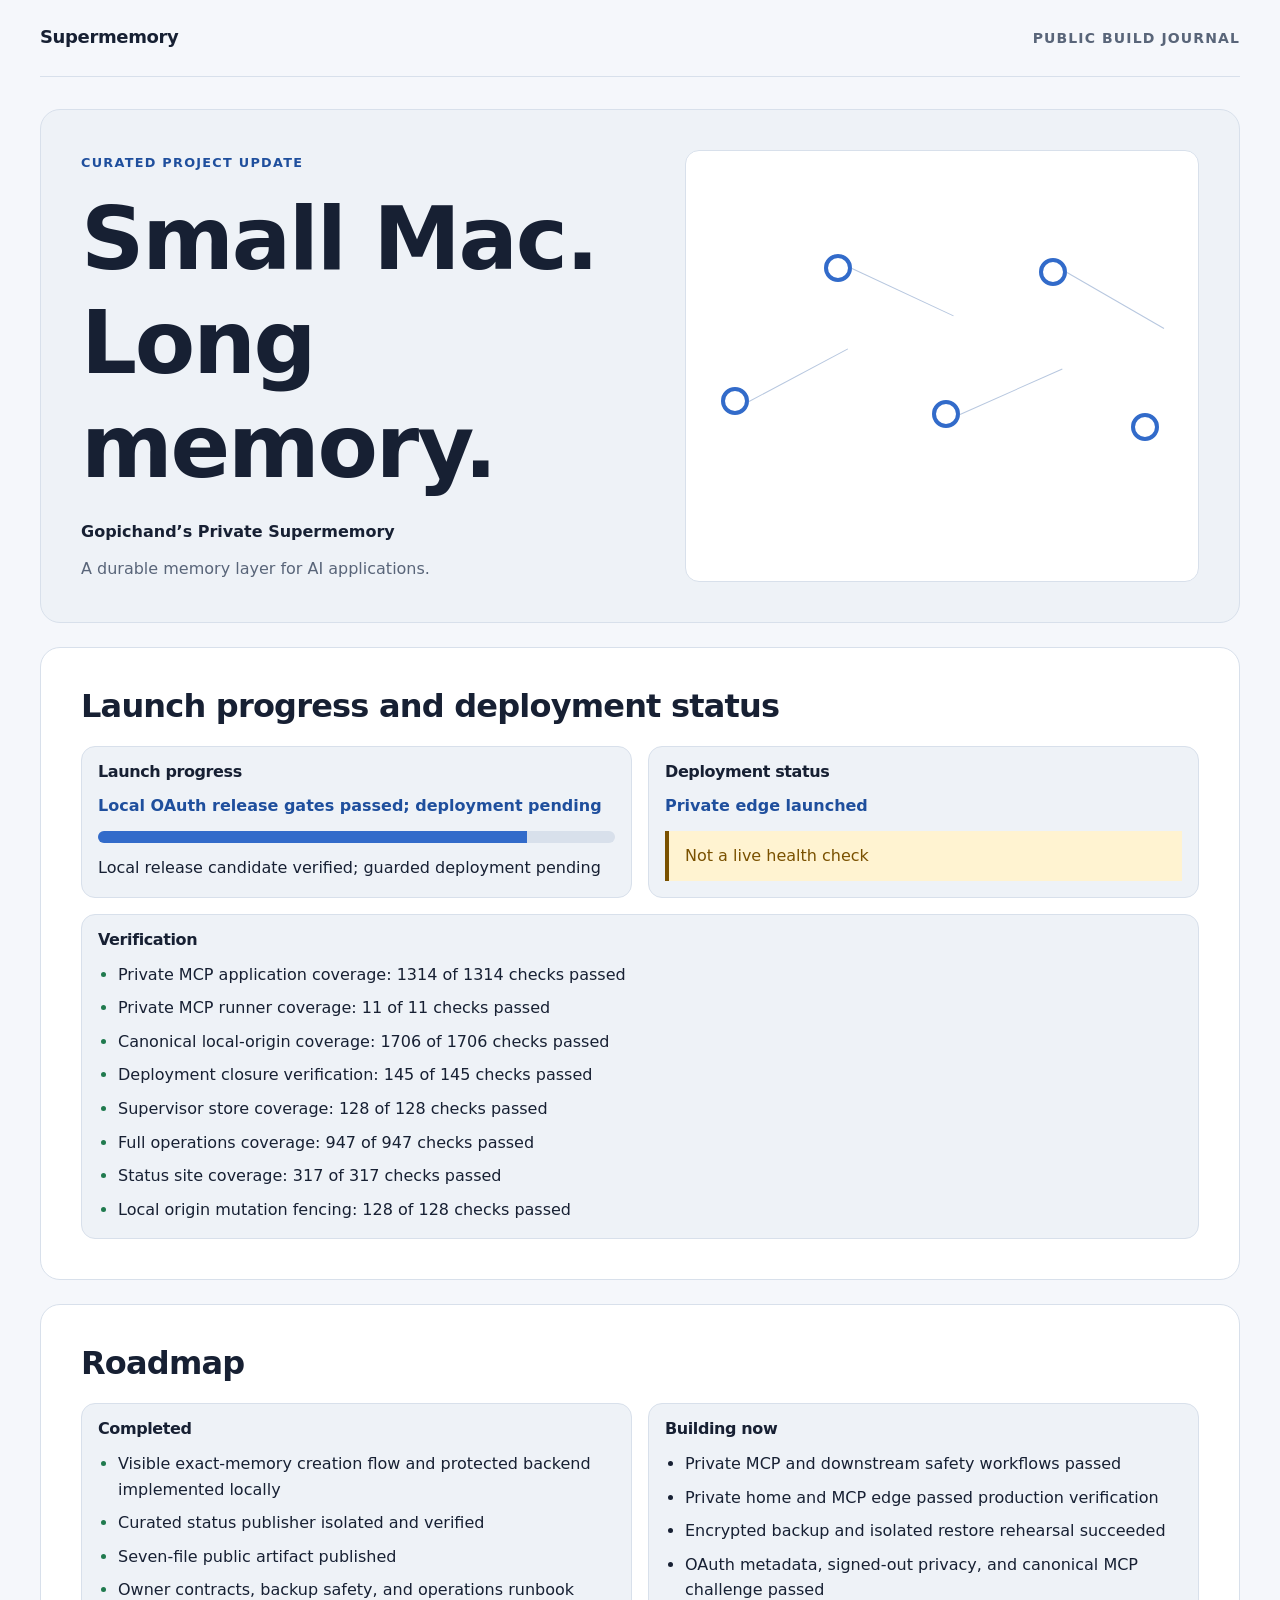
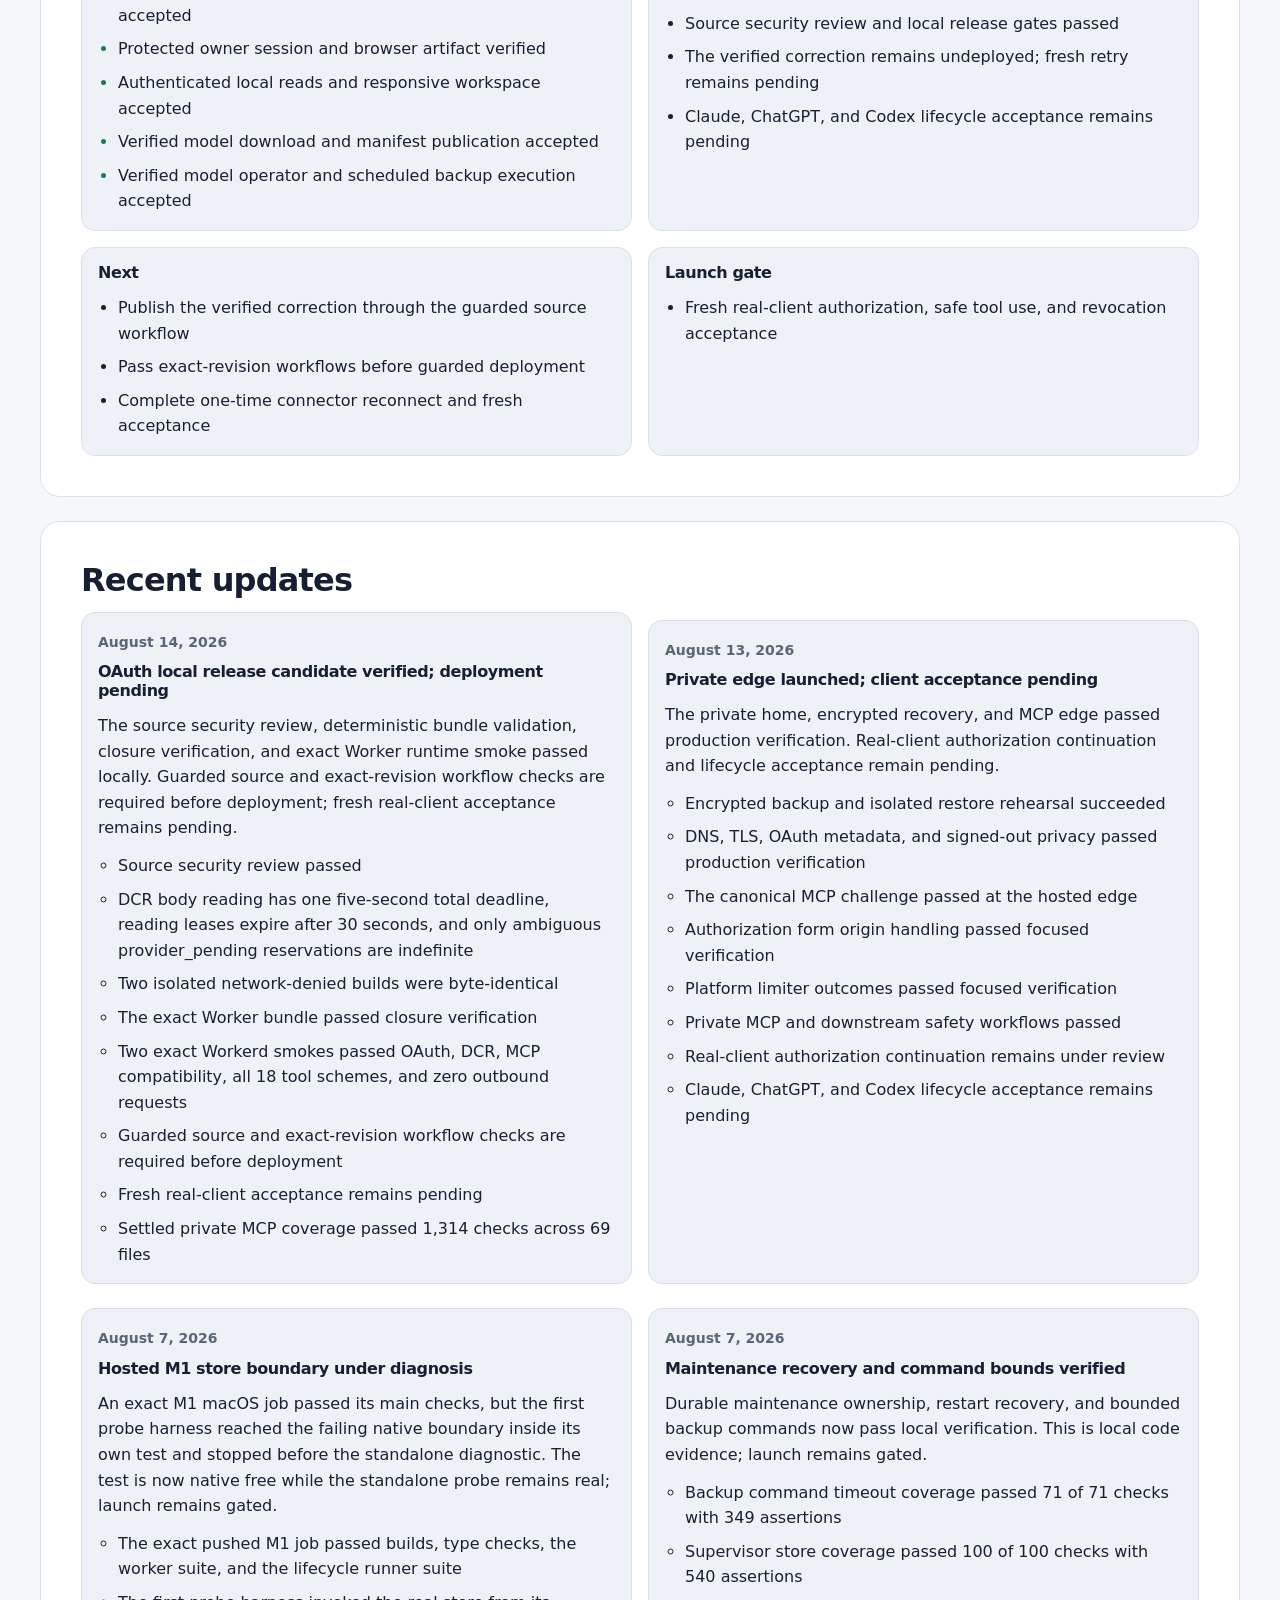
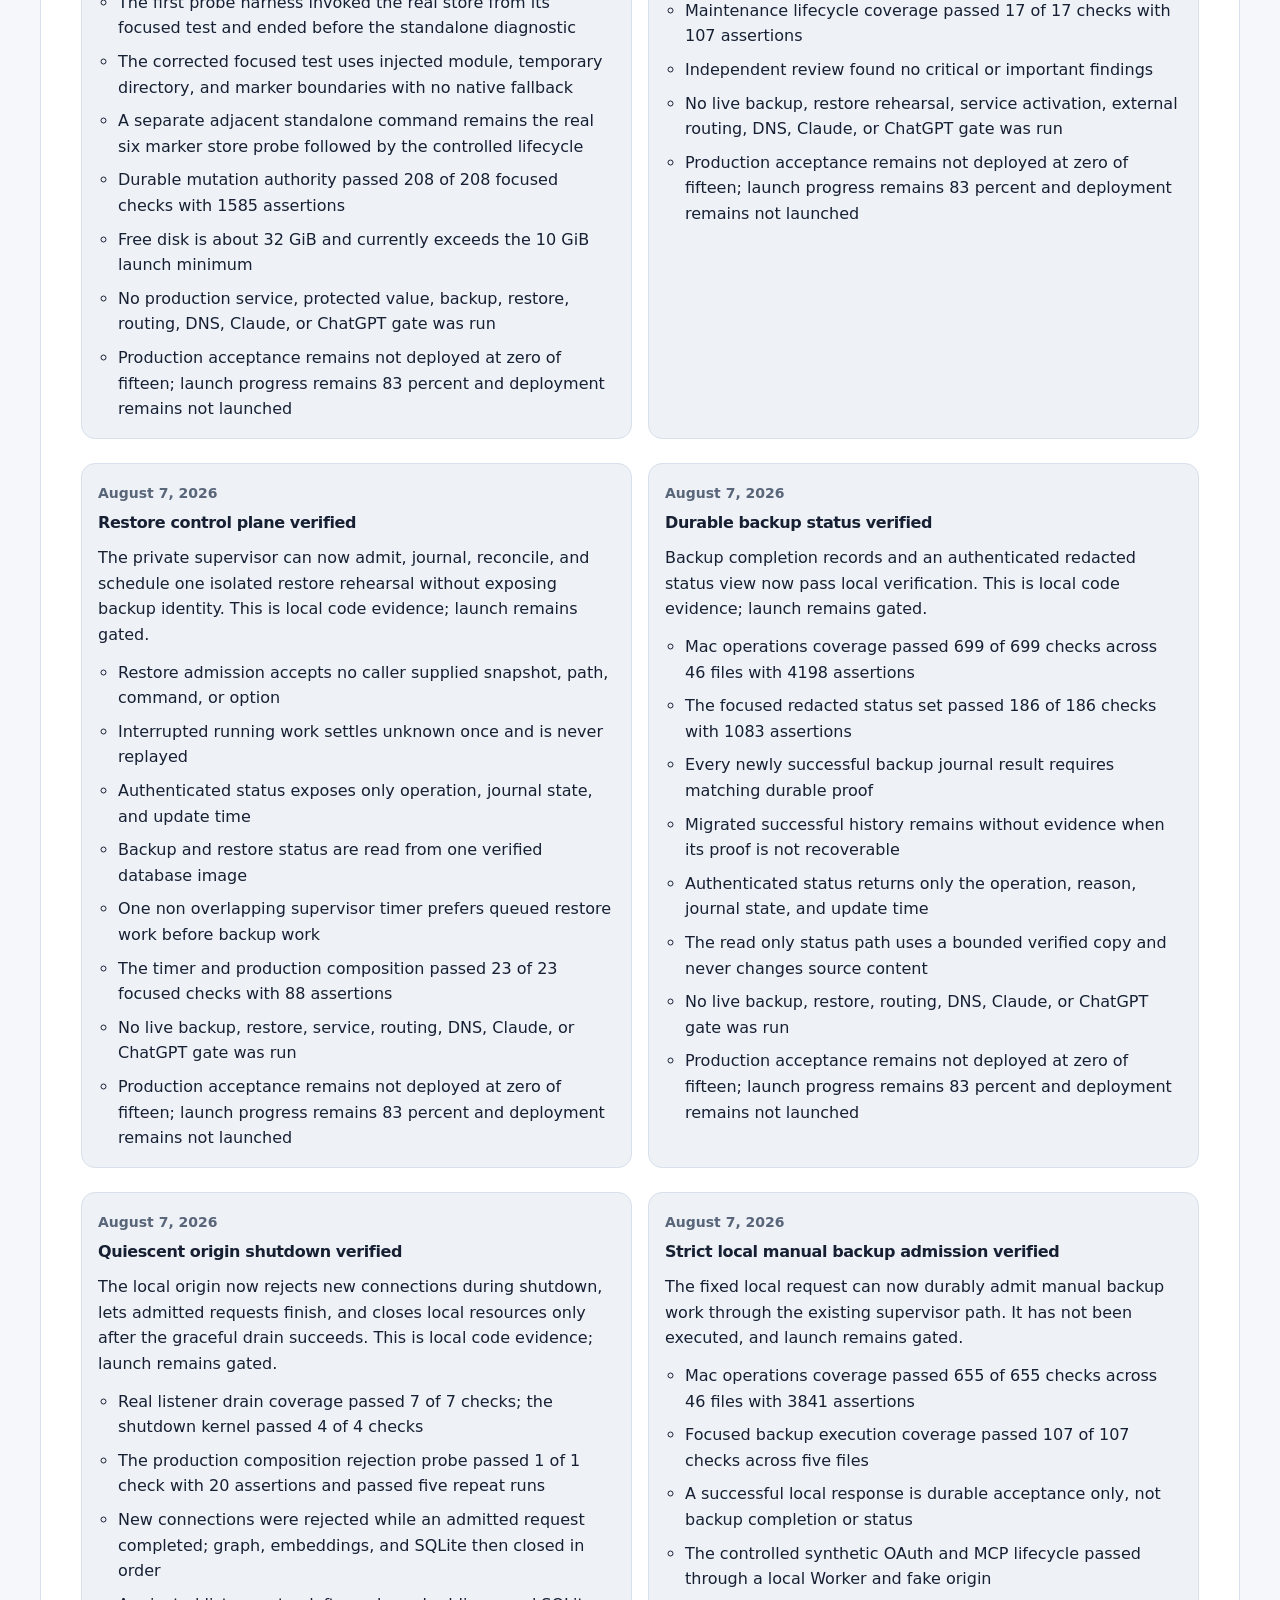
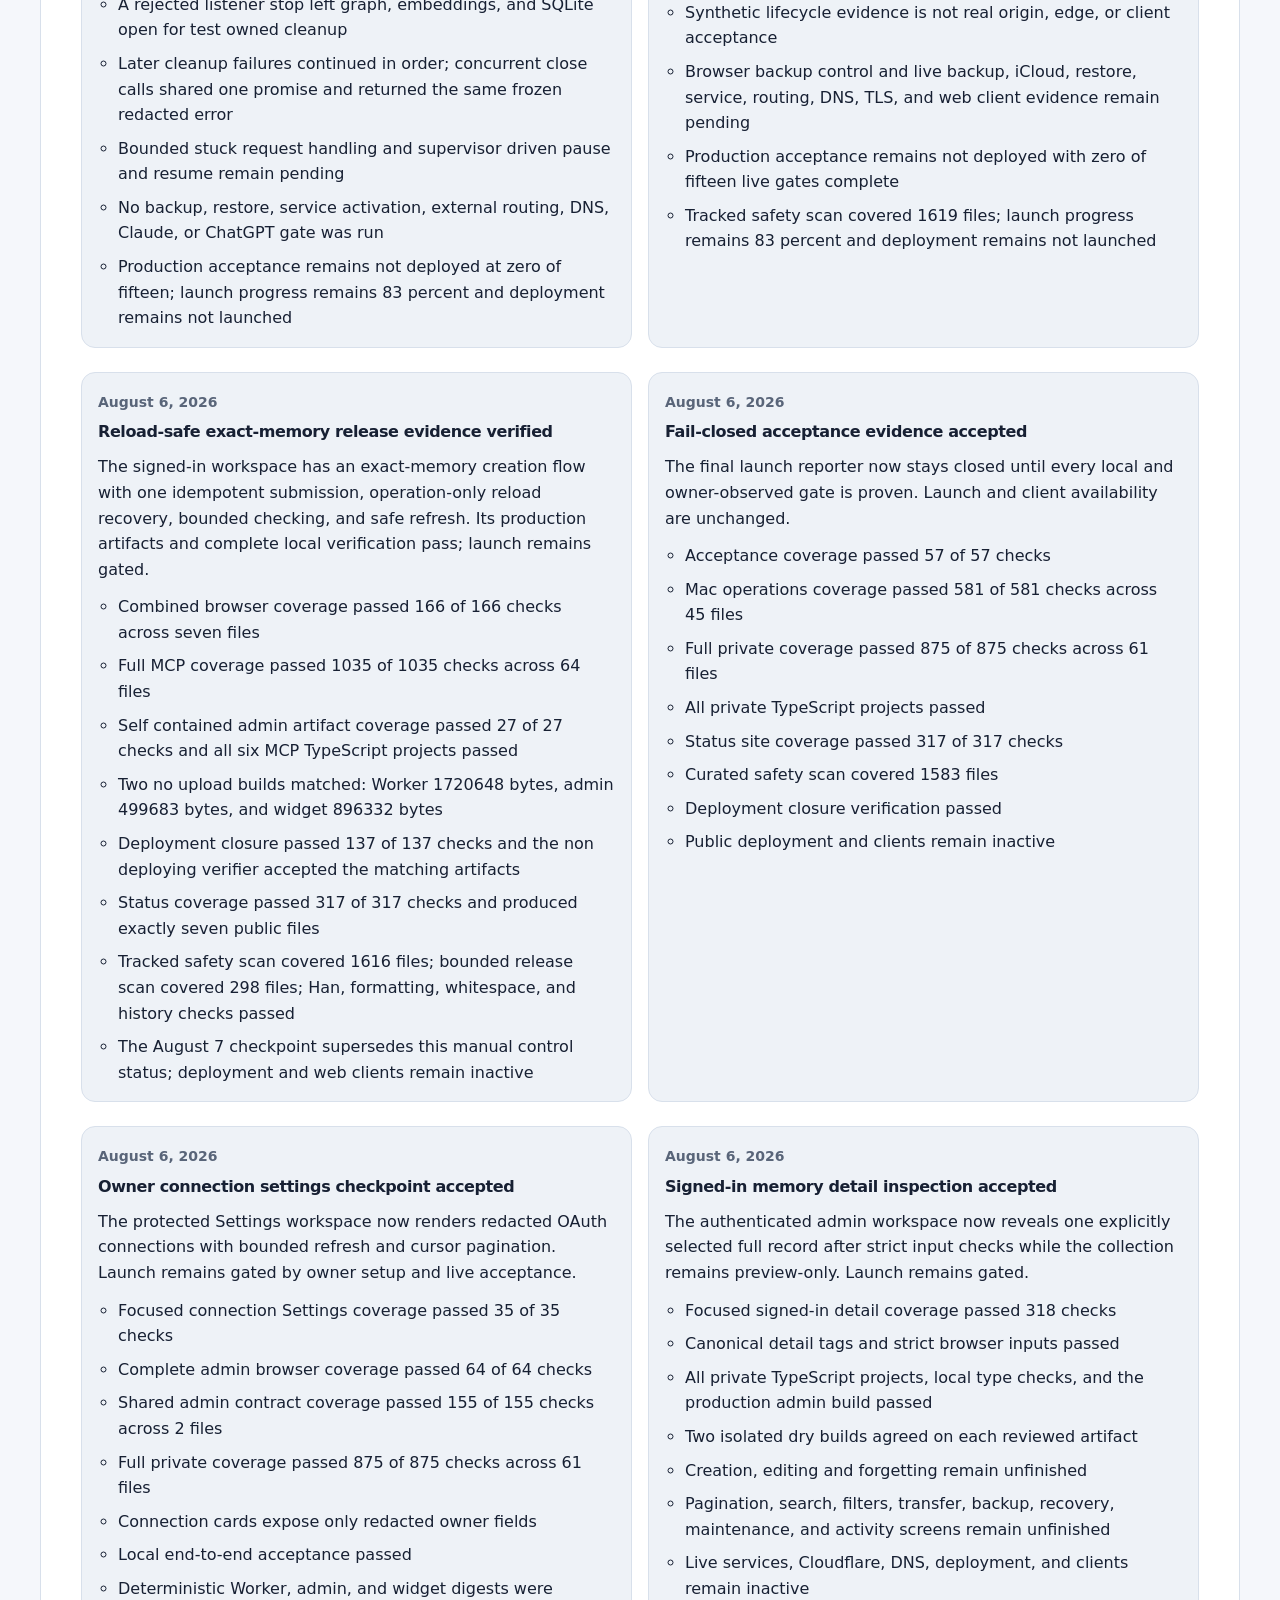
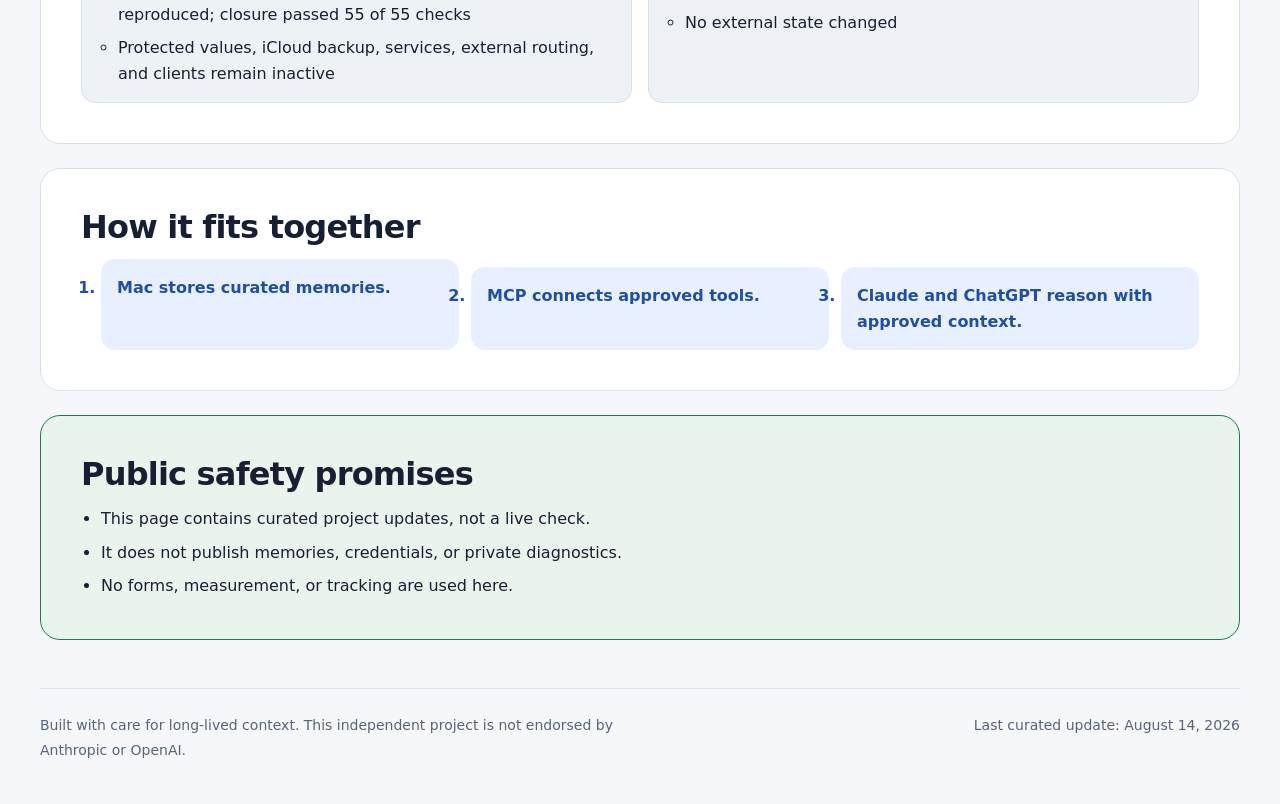
<file: index.html>
<!doctype html>
<html lang="en">
<head>
  <meta http-equiv="Content-Security-Policy" content="default-src 'self'; script-src 'self'; style-src 'self'; img-src 'self' data:; font-src 'self'; connect-src 'self'; object-src 'none'; base-uri 'none'; form-action 'none'; upgrade-insecure-requests">
  <meta charset="utf-8">
  <meta name="viewport" content="width=device-width, initial-scale=1">
  <title>Supermemory public build journal</title>
  <link rel="stylesheet" href="assets/site.css">
  <script type="module" src="assets/site.js"></script>
</head>
<body>
  <a href="#main-content">Skip to main content</a>
  <header>
    <p>Supermemory</p>
    <p>Public build journal</p>
  </header>
  <main id="main-content" tabindex="-1" data-status-shell="online">
    <section data-section="hero" aria-labelledby="hero-heading">
      <p>Curated project update</p>
      <h1 id="hero-heading">Small Mac. Long memory.</h1>
      <p data-project-name data-status-content hidden>Supermemory</p>
      <p data-project-tagline data-status-content hidden>A careful public journal for a private project.</p>
      <div aria-hidden="true">
        <span>o</span><span>o</span><span>o</span><span>o</span><span>o</span>
      </div>
    </section>

    <section data-section="status" aria-labelledby="launch-heading">
      <h2 id="launch-heading">Launch progress and deployment status</h2>
      <p data-offline-notice aria-live="polite"></p>
      <div data-status-fallback role="status" aria-live="polite">
        <p>Curated project status is temporarily unavailable.</p>
        <p>Deployment status: Not launched. <span>Not a live health check</span>.</p>
        <p>Last curated update: <time datetime="2026-08-04">August 4, 2026</time></p>
      </div>
      <div data-status-content hidden>
        <section aria-labelledby="progress-heading">
          <h3 id="progress-heading">Launch progress</h3>
          <p data-progress-stage></p>
          <progress max="100" value="0" aria-labelledby="progress-heading" aria-describedby="progress-summary"></progress>
          <p id="progress-summary" data-progress-label></p>
        </section>
        <section aria-labelledby="deployment-heading">
          <h3 id="deployment-heading">Deployment status</h3>
          <p data-deployment-label></p>
          <p data-deployment-note></p>
        </section>
        <section aria-labelledby="verification-heading">
          <h3 id="verification-heading">Verification</h3>
          <ul data-verification></ul>
        </section>
      </div>
    </section>

    <section data-section="roadmap" aria-labelledby="roadmap-heading">
      <h2 id="roadmap-heading">Roadmap</h2>
      <div data-status-content hidden>
        <section aria-labelledby="completed-heading">
          <h3 id="completed-heading">Completed</h3>
          <ul data-milestones="completed"></ul>
        </section>
        <section aria-labelledby="current-heading">
          <h3 id="current-heading">Building now</h3>
          <ul data-milestones="current"></ul>
        </section>
        <section aria-labelledby="next-heading">
          <h3 id="next-heading">Next</h3>
          <ul data-milestones="next"></ul>
        </section>
        <section aria-labelledby="gated-heading">
          <h3 id="gated-heading">Launch gate</h3>
          <ul data-milestones="gated"></ul>
        </section>
      </div>
    </section>

    <section data-section="updates" data-status-content hidden aria-labelledby="updates-heading">
      <h2 id="updates-heading">Recent updates</h2>
      <ol data-updates></ol>
    </section>

    <section data-section="connection" aria-labelledby="connection-heading">
      <h2 id="connection-heading">How it fits together</h2>
      <ol>
        <li>Mac stores curated memories.</li>
        <li>MCP connects approved tools.</li>
        <li>Claude and ChatGPT reason with approved context.</li>
      </ol>
    </section>

    <section data-section="safety" aria-labelledby="safety-heading">
      <h2 id="safety-heading">Public safety promises</h2>
      <ul>
        <li>This page contains curated project updates, not a live check.</li>
        <li>It does not publish memories, credentials, or private diagnostics.</li>
        <li>No forms, measurement, or tracking are used here.</li>
      </ul>
    </section>
  </main>
  <footer>
    <p>Built with care for long-lived context. This independent project is not endorsed by Anthropic or OpenAI.</p>
    <p data-status-content hidden>Last curated update: <time data-last-updated></time></p>
  </footer>
</body>
</html>
</file>
<file: assets/site.css>
/* public-token-map:start */
:root {
	color-scheme: light;
	--color-canvas: #f5f7fb;
	--color-surface: #ffffff;
	--color-surface-subtle: #eef2f7;
	--color-surface-accent: #e8f0ff;
	--color-text: #172033;
	--color-text-muted: #596579;
	--color-border: #d8e0eb;
	--color-accent: #326bca;
	--color-accent-strong: #1f4f9d;
	--color-focus: #0b63ce;
	--color-success: #1f7a4e;
	--color-success-surface: #e8f5ed;
	--color-warning: #7a5100;
	--color-warning-surface: #fff3d1;
	--color-graph-line: #b7c7df;
	--color-graph-node: #ffffff;
	--color-graph-node-accent: #326bca;
	--color-selection: #dce9ff;
	--space-1: 0.25rem;
	--space-2: 0.5rem;
	--space-3: 0.75rem;
	--space-4: 1rem;
	--space-5: 1.25rem;
	--space-6: 1.5rem;
	--space-8: 2rem;
	--space-10: 2.5rem;
	--space-12: 3rem;
	--radius-sm: 0.5rem;
	--radius-md: 0.875rem;
	--radius-lg: 1.25rem;
	--line-thin: 0.0625rem;
	--line-focus: 0.1875rem;
	--measure-copy: 65ch;
	--measure-page: 75rem;
	--font-sans:
		"DM Sans", ui-sans-serif, system-ui, -apple-system, BlinkMacSystemFont,
		"Segoe UI", sans-serif;
	--transition-quick: 160ms ease;
}

@media (prefers-color-scheme: dark) {
	:root {
		color-scheme: dark;
		--color-canvas: #0b1119;
		--color-surface: #111a25;
		--color-surface-subtle: #172231;
		--color-surface-accent: #172946;
		--color-text: #edf2f8;
		--color-text-muted: #aeb9c8;
		--color-border: #2a3748;
		--color-accent: #75adf8;
		--color-accent-strong: #a8cbff;
		--color-focus: #84b8ff;
		--color-success: #70d6a5;
		--color-success-surface: #173a2b;
		--color-warning: #ffd277;
		--color-warning-surface: #3a2c12;
		--color-graph-line: #3a506d;
		--color-graph-node: #111a25;
		--color-graph-node-accent: #75adf8;
		--color-selection: #203a61;
	}
}
/* public-token-map:end */

*,
*::before,
*::after {
	box-sizing: border-box;
}

html {
	background: var(--color-canvas);
	scroll-behavior: smooth;
}

body {
	margin: 0;
	min-inline-size: 20rem;
	background: var(--color-canvas);
	color: var(--color-text);
	font-family: var(--font-sans);
	font-size: 1rem;
	line-height: 160%;
	text-rendering: optimizeLegibility;
}

::selection {
	background: var(--color-selection);
}

a {
	display: inline-flex;
	min-inline-size: 2.75rem;
	min-block-size: 2.75rem;
	align-items: center;
	justify-content: center;
	border-radius: var(--radius-sm);
	color: var(--color-accent-strong);
	font-weight: 700;
	text-underline-offset: var(--space-1);
}

a:hover {
	background: var(--color-surface-accent);
}

:focus-visible {
	outline: var(--line-focus) solid var(--color-focus);
	outline-offset: var(--space-1);
}

body > a[href="#main-content"] {
	position: fixed;
	inset-block-start: var(--space-3);
	inset-inline-start: var(--space-3);
	z-index: 10;
	padding-inline: var(--space-4);
	background: var(--color-surface);
	border: var(--line-thin) solid var(--color-border);
	transform: translateY(-180%);
	transition: transform var(--transition-quick);
}

body > a[href="#main-content"]:focus {
	transform: translateY(0);
}

header,
main,
footer {
	inline-size: calc(100% - 2rem);
	max-inline-size: var(--measure-page);
	margin-inline: auto;
}

header {
	display: flex;
	flex-wrap: wrap;
	align-items: baseline;
	justify-content: space-between;
	gap: var(--space-2) var(--space-6);
	padding-block: var(--space-6);
	border-block-end: var(--line-thin) solid var(--color-border);
}

h1,
h2,
h3,
p {
	max-inline-size: var(--measure-copy);
}

h1,
h2,
h3 {
	margin-block: 0;
	line-height: 118%;
	letter-spacing: -0.025em;
}

h1 {
	font-size: clamp(2.25rem, 9vw, 5.5rem);
	max-inline-size: 12ch;
}

h2 {
	font-size: clamp(1.4rem, 4vw, 2rem);
}

h3 {
	font-size: 1rem;
}

p,
ul,
ol {
	margin-block: var(--space-3) 0;
}

header p {
	margin: 0;
}

header p:first-child {
	font-size: 1.125rem;
	font-weight: 800;
	letter-spacing: -0.02em;
}

header p:last-child {
	color: var(--color-text-muted);
	font-size: 0.875rem;
	font-weight: 700;
	letter-spacing: 0.08em;
	text-transform: uppercase;
}

main {
	display: grid;
	gap: var(--space-5);
	padding-block: var(--space-5) var(--space-12);
}

main > section,
body > main:not(#main-content) {
	min-inline-size: 0;
	padding: clamp(var(--space-5), 4vw, var(--space-8));
	background: var(--color-surface);
	border: var(--line-thin) solid var(--color-border);
	border-radius: var(--radius-lg);
}

ul,
ol {
	padding-inline-start: var(--space-5);
}

li + li {
	margin-block-start: var(--space-2);
}

[data-section="hero"] {
	position: relative;
	overflow: hidden;
	min-block-size: 28rem;
	display: grid;
	align-content: start;
	background: var(--color-surface-subtle);
}

[data-section="hero"] > p:first-child {
	margin: 0 0 var(--space-3);
	color: var(--color-accent-strong);
	font-size: 0.8rem;
	font-weight: 800;
	letter-spacing: 0.1em;
	text-transform: uppercase;
}

[data-project-name] {
	margin-block-start: var(--space-5);
	font-weight: 800;
}

[data-project-tagline] {
	color: var(--color-text-muted);
}

[data-section="hero"] > [aria-hidden="true"] {
	position: relative;
	align-self: end;
	min-block-size: 10rem;
	margin-block-start: var(--space-8);
	border-radius: var(--radius-md);
	background: var(--color-surface);
	border: var(--line-thin) solid var(--color-border);
	overflow: hidden;
}

[data-section="hero"] > [aria-hidden="true"] span {
	position: absolute;
	z-index: 1;
	display: block;
	inline-size: 1.75rem;
	block-size: 1.75rem;
	border: 0.25rem solid var(--color-graph-node-accent);
	border-radius: 50%;
	background: var(--color-graph-node);
	color: transparent;
	animation: graph-drift 7s ease-in-out infinite alternate;
}

[data-section="hero"] > [aria-hidden="true"] span::after {
	position: absolute;
	inset-block-start: 50%;
	inset-inline-start: calc(100% + var(--space-1));
	inline-size: clamp(2.25rem, 12vw, 7rem);
	block-size: var(--line-thin);
	background: var(--color-graph-line);
	content: "";
	transform-origin: left;
}

[data-section="hero"] > [aria-hidden="true"] span:nth-child(1) {
	inset-block-start: 55%;
	inset-inline-start: 7%;
}

[data-section="hero"] > [aria-hidden="true"] span:nth-child(1)::after {
	transform: rotate(-28deg);
}

[data-section="hero"] > [aria-hidden="true"] span:nth-child(2) {
	inset-block-start: 24%;
	inset-inline-start: 27%;
	animation-delay: -2s;
}

[data-section="hero"] > [aria-hidden="true"] span:nth-child(2)::after {
	transform: rotate(25deg);
}

[data-section="hero"] > [aria-hidden="true"] span:nth-child(3) {
	inset-block-start: 58%;
	inset-inline-start: 48%;
	animation-delay: -4s;
}

[data-section="hero"] > [aria-hidden="true"] span:nth-child(3)::after {
	transform: rotate(-24deg);
}

[data-section="hero"] > [aria-hidden="true"] span:nth-child(4) {
	inset-block-start: 25%;
	inset-inline-start: 69%;
	animation-delay: -1s;
}

[data-section="hero"] > [aria-hidden="true"] span:nth-child(4)::after {
	transform: rotate(30deg);
}

[data-section="hero"] > [aria-hidden="true"] span:nth-child(5) {
	inset-block-start: 61%;
	inset-inline-start: 87%;
	animation-delay: -3s;
}

[data-section="hero"] > [aria-hidden="true"] span:last-child::after {
	display: none;
}

@keyframes graph-drift {
	from {
		translate: 0 -0.15rem;
	}
	to {
		translate: 0 0.15rem;
	}
}

[data-offline-notice]:empty {
	display: none;
}

[data-offline-notice],
[data-status-fallback],
[data-deployment-note] {
	padding: var(--space-3) var(--space-4);
	border-inline-start: 0.25rem solid var(--color-warning);
	background: var(--color-warning-surface);
	color: var(--color-warning);
}

[data-section="status"] > [data-status-content],
[data-section="roadmap"] > [data-status-content] {
	display: grid;
	gap: var(--space-4);
	margin-block-start: var(--space-5);
}

[data-section="status"] section,
[data-section="roadmap"] section,
[data-updates] > li {
	min-inline-size: 0;
	padding: var(--space-4);
	background: var(--color-surface-subtle);
	border: var(--line-thin) solid var(--color-border);
	border-radius: var(--radius-md);
}

[data-progress-stage],
[data-deployment-label] {
	color: var(--color-accent-strong);
	font-weight: 800;
}

progress {
	display: block;
	inline-size: 100%;
	block-size: 0.75rem;
	margin-block-start: var(--space-3);
	accent-color: var(--color-accent);
	background: var(--color-border);
	border: 0;
	border-radius: var(--radius-sm);
	overflow: hidden;
}

progress::-webkit-progress-bar {
	background: var(--color-border);
}

progress::-webkit-progress-value {
	background: var(--color-accent);
}

progress::-moz-progress-bar {
	background: var(--color-accent);
}

[data-verification] li::marker,
[data-milestones="completed"] li::marker {
	color: var(--color-success);
}

[data-section="updates"] > ol {
	display: grid;
	gap: var(--space-4);
	padding: 0;
	list-style: none;
}

[data-updates] time {
	color: var(--color-text-muted);
	font-size: 0.875rem;
	font-weight: 700;
}

[data-updates] h3 {
	margin-block-start: var(--space-2);
}

[data-section="connection"] ol {
	display: grid;
	gap: var(--space-3);
	padding: 0;
	list-style-position: inside;
}

[data-section="connection"] li {
	padding: var(--space-4);
	background: var(--color-surface-accent);
	border-radius: var(--radius-md);
	color: var(--color-accent-strong);
	font-weight: 700;
}

[data-section="safety"] {
	border-color: var(--color-success);
	background: var(--color-success-surface);
}

footer {
	display: flex;
	flex-wrap: wrap;
	justify-content: space-between;
	gap: var(--space-3) var(--space-8);
	padding-block: var(--space-6) var(--space-10);
	border-block-start: var(--line-thin) solid var(--color-border);
	color: var(--color-text-muted);
	font-size: 0.875rem;
}

footer p {
	margin: 0;
}

body > main:not(#main-content) {
	margin-block: clamp(var(--space-8), 12vh, 8rem);
	text-align: center;
}

body > main:not(#main-content) > * {
	margin-inline: auto;
}

@media (min-width: 40rem) {
	header,
	main,
	footer {
		inline-size: calc(100% - 4rem);
	}

	main {
		gap: var(--space-6);
		padding-block-start: var(--space-8);
	}

	[data-section="hero"] {
		grid-template-columns: minmax(0, 1fr) minmax(16rem, 0.9fr);
		column-gap: var(--space-8);
		min-block-size: 25rem;
	}

	[data-section="hero"] > :not([aria-hidden="true"]) {
		grid-column: 1;
	}

	[data-section="hero"] > [aria-hidden="true"] {
		grid-column: 2;
		grid-row: 1 / span 4;
		align-self: stretch;
		margin-block-start: 0;
	}

	[data-section="status"] > [data-status-content],
	[data-section="roadmap"] > [data-status-content] {
		grid-template-columns: repeat(2, minmax(0, 1fr));
	}

	[data-section="status"] > [data-status-content] section:last-child {
		grid-column: 1 / -1;
	}

	[data-section="connection"] ol {
		grid-template-columns: repeat(3, minmax(0, 1fr));
		list-style-position: outside;
		padding-inline-start: var(--space-5);
	}
}

@media (min-width: 64rem) {
	main > section,
	body > main:not(#main-content) {
		padding: var(--space-10);
	}

	[data-section="updates"] > ol {
		grid-template-columns: repeat(2, minmax(0, 1fr));
	}
}

@media (prefers-reduced-motion: reduce) {
	html {
		scroll-behavior: auto;
	}

	[data-section="hero"] > [aria-hidden="true"] span {
		animation: none;
	}

	body > a[href="#main-content"] {
		transition-duration: 0.001ms;
	}
}
</file>
